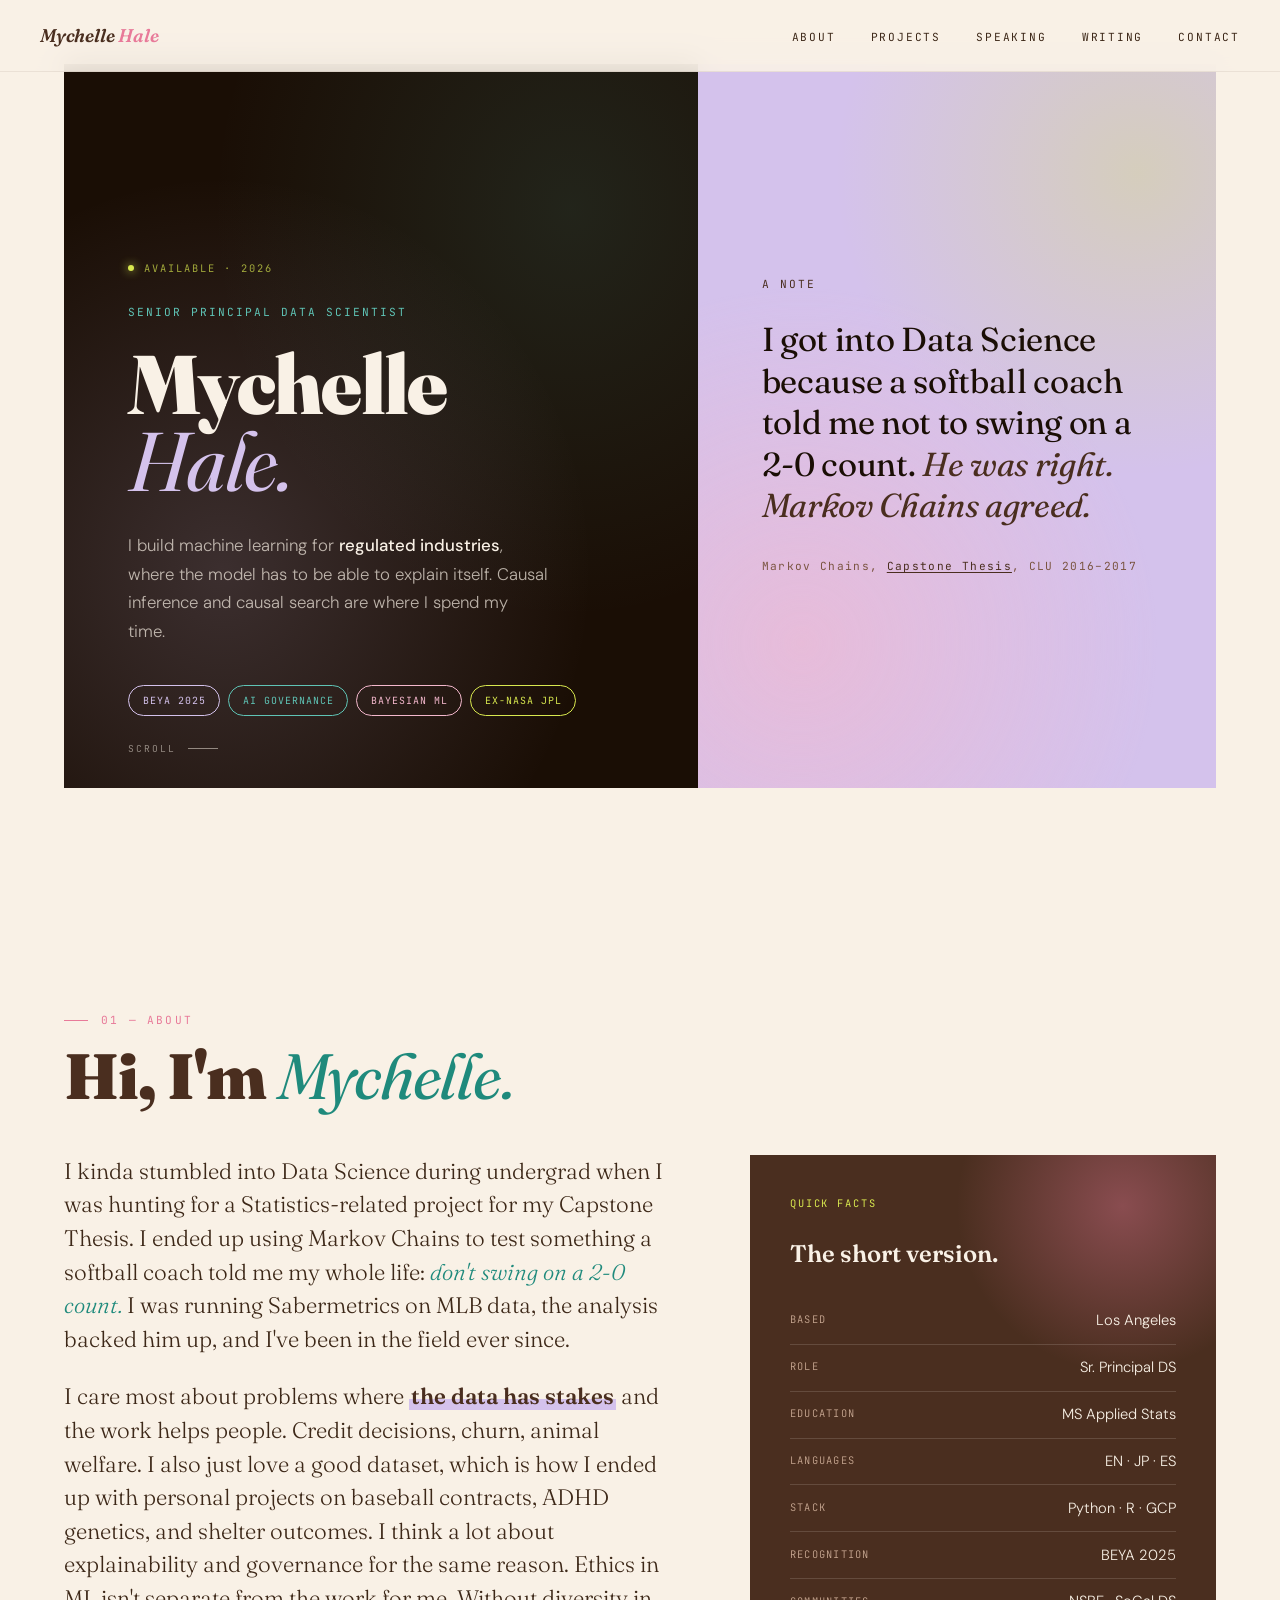
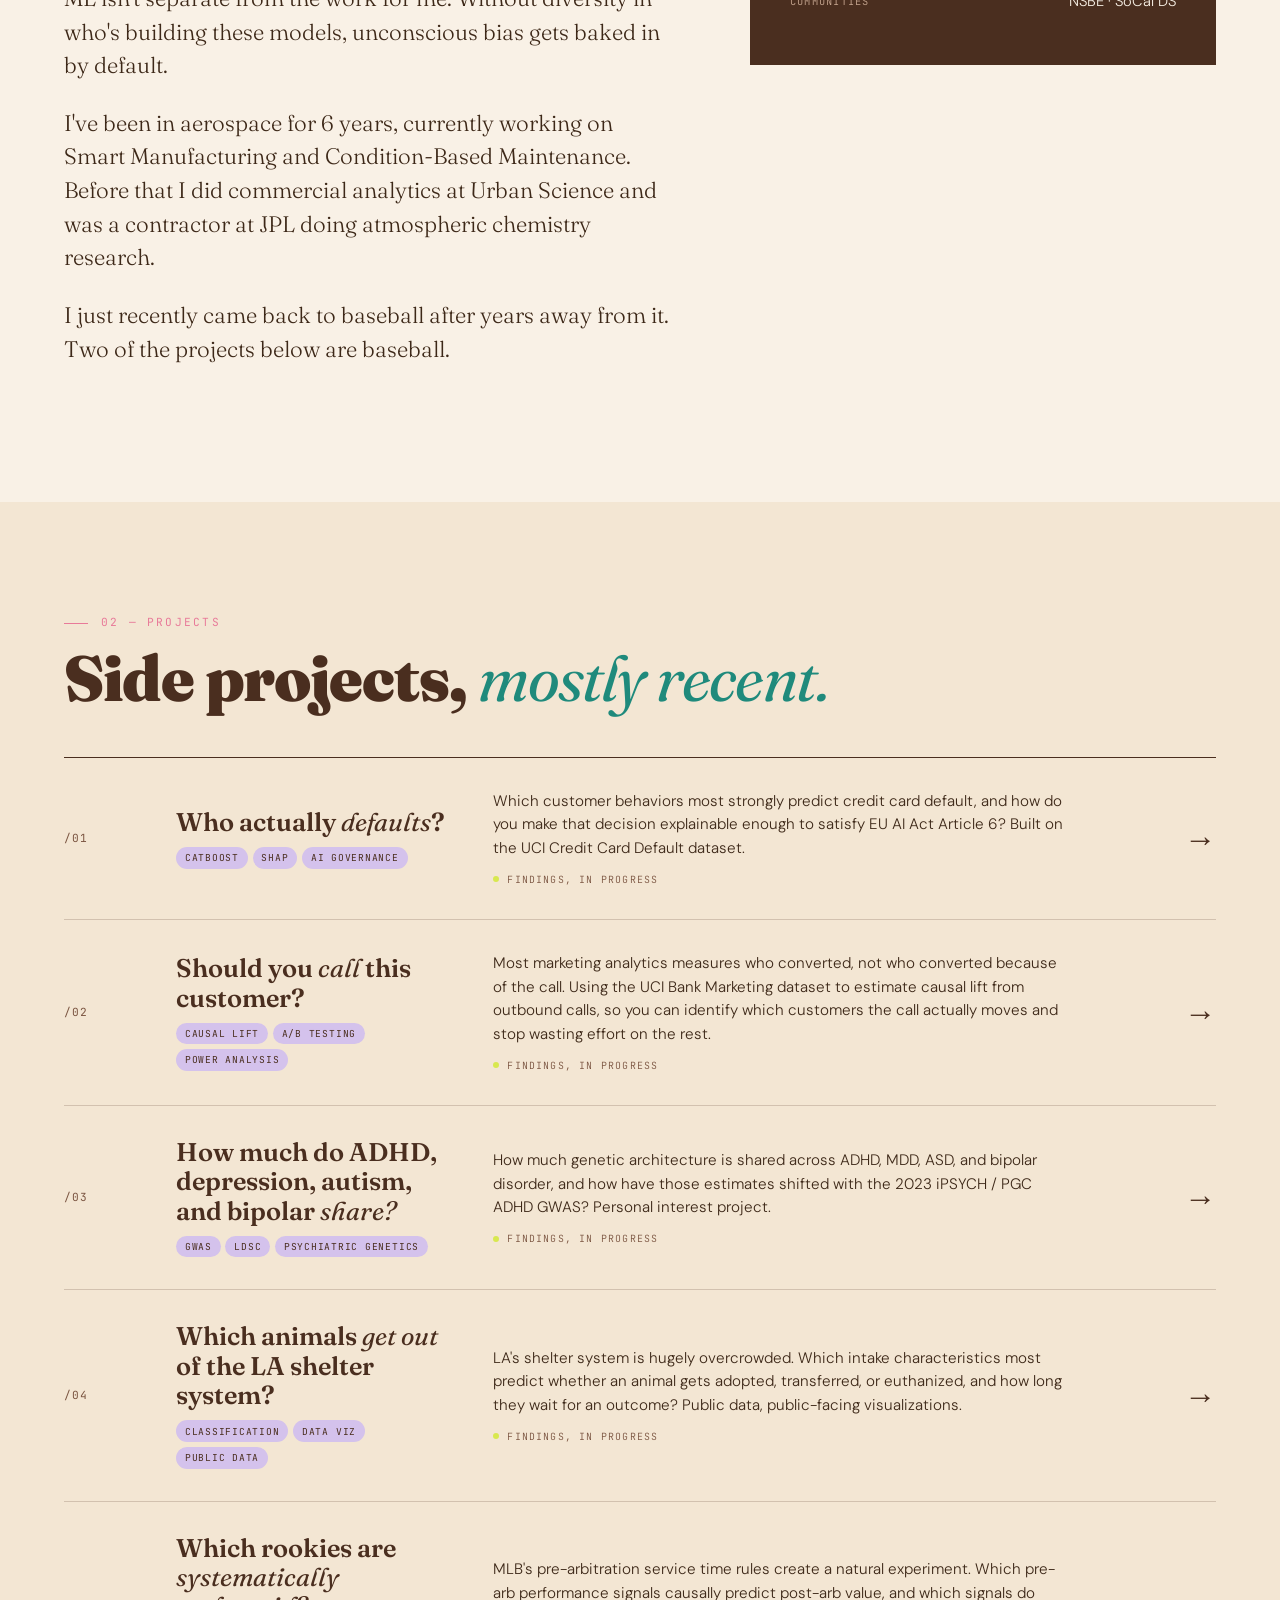
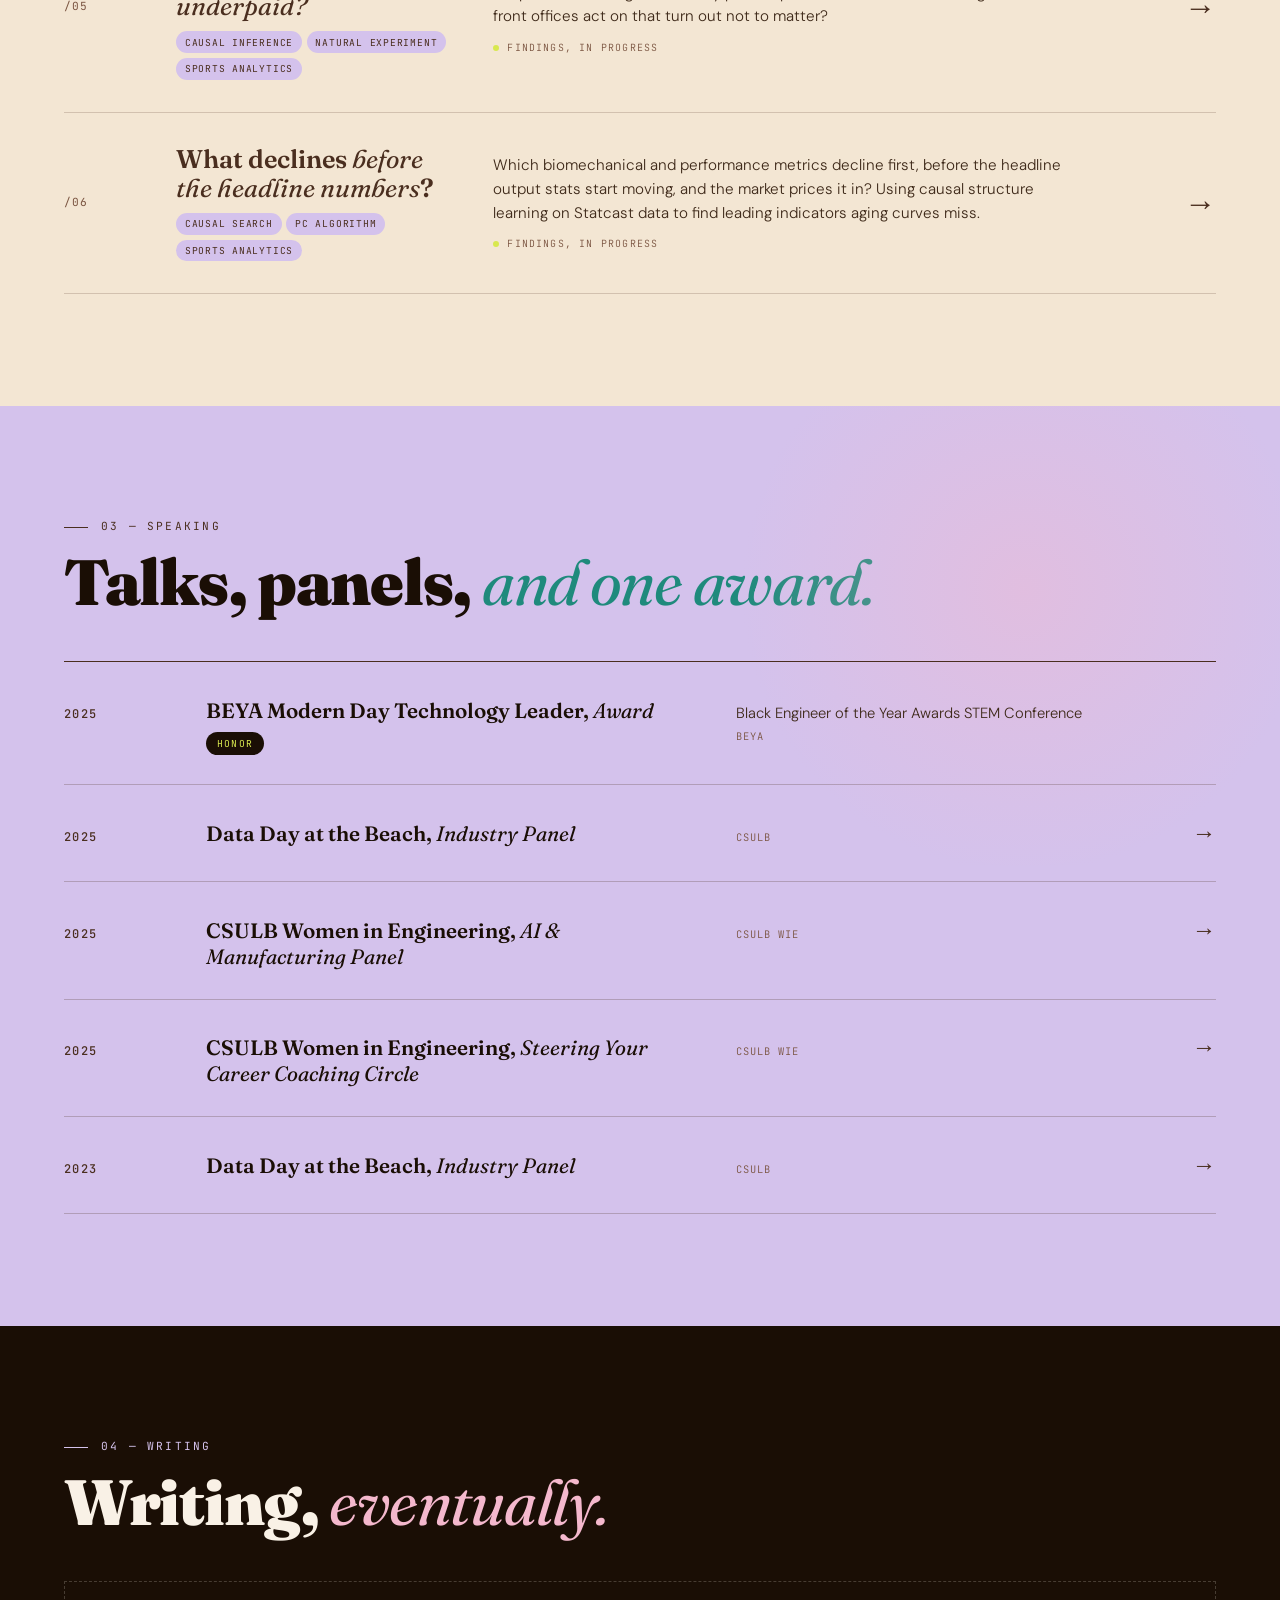
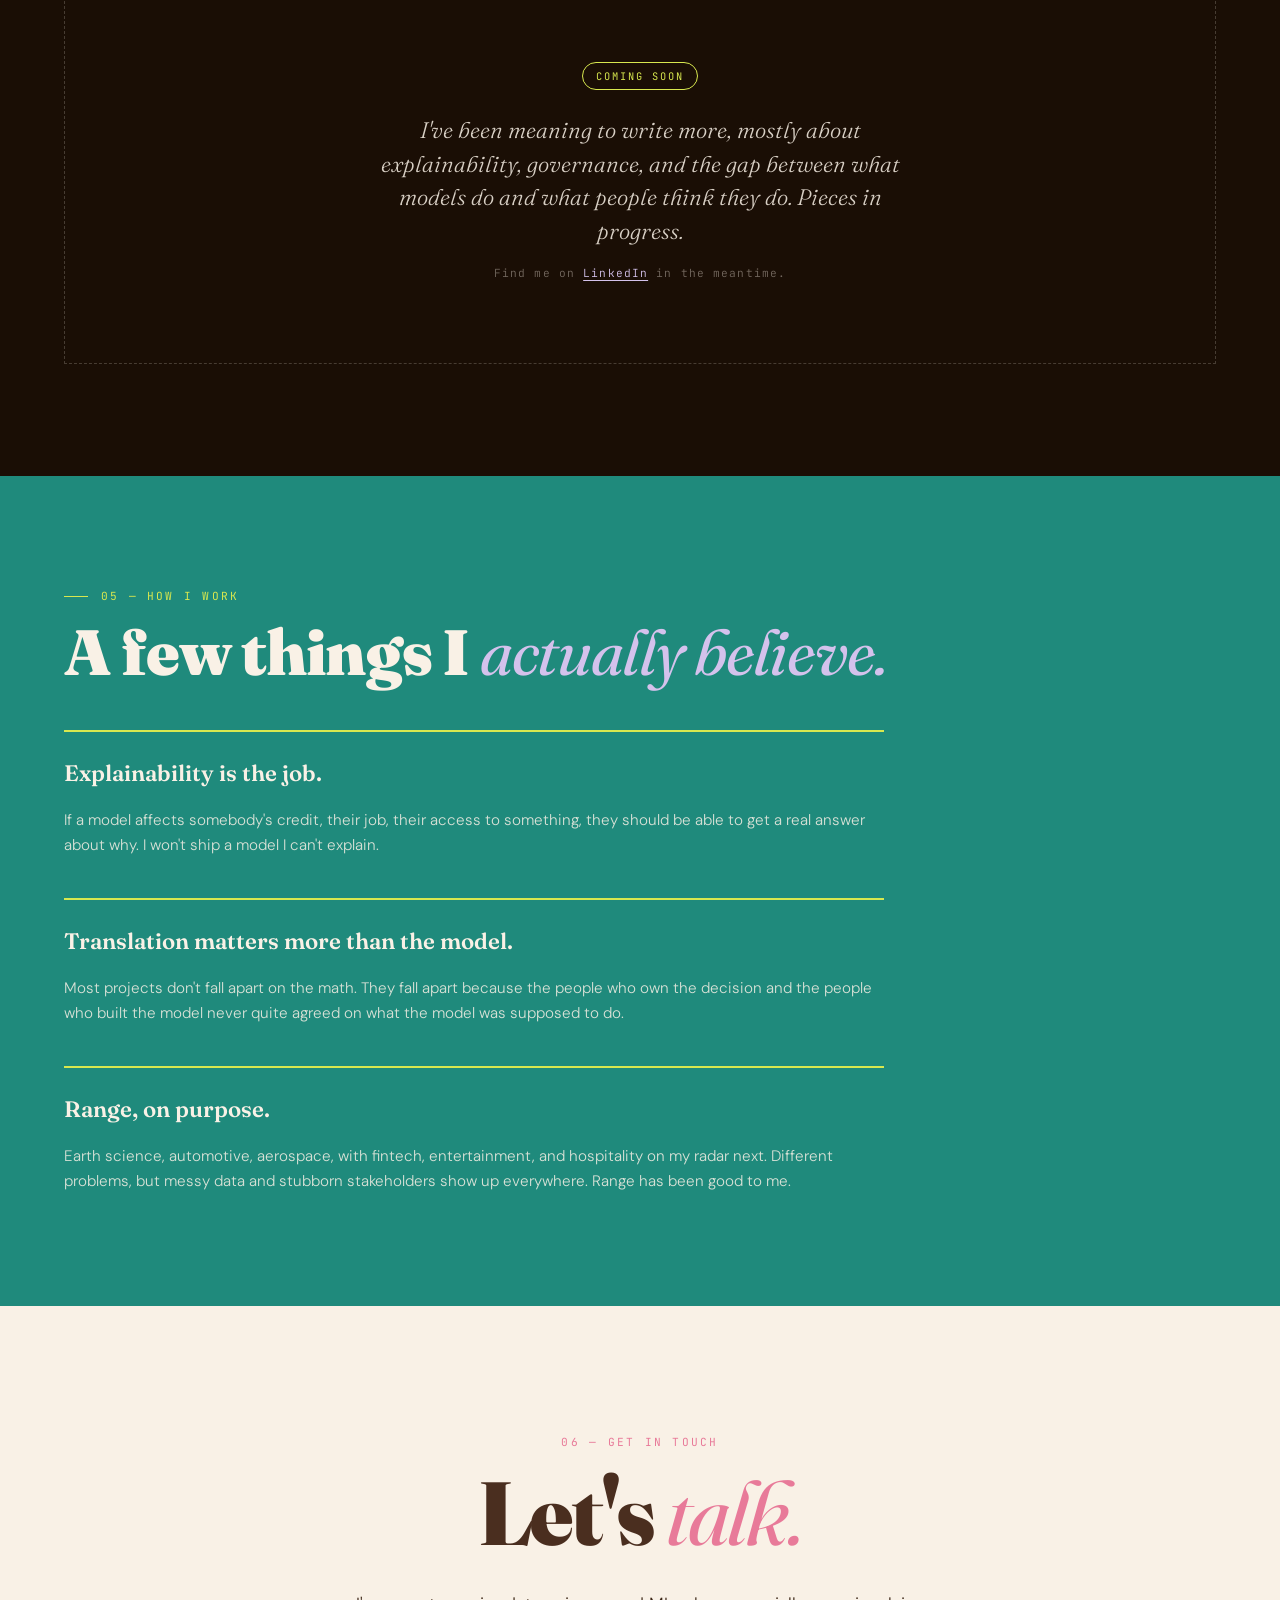
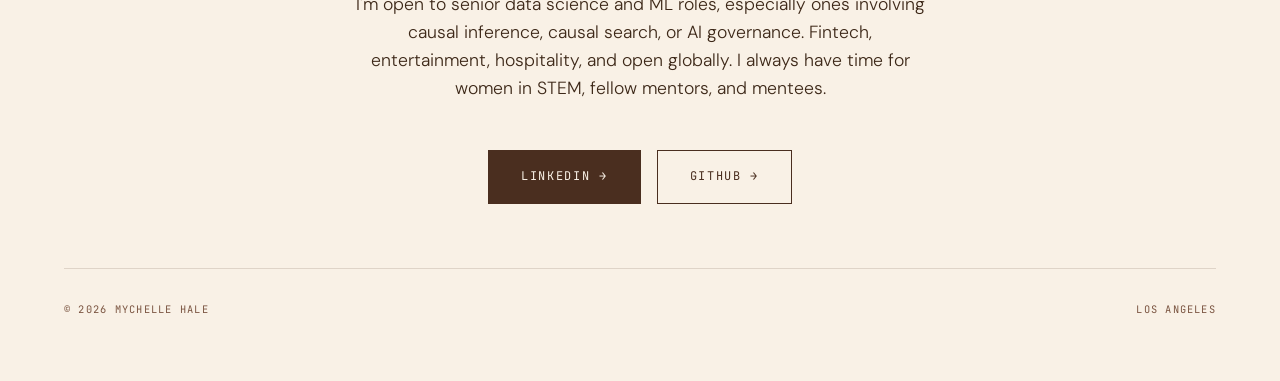
<file: index.html>
<!DOCTYPE html>
<html lang="en">
<head>
<meta charset="UTF-8" />
<meta name="viewport" content="width=device-width, initial-scale=1.0" />
<title>Mychelle Hale — Data Scientist</title>
<meta name="description" content="Mychelle Hale is a Senior Principal Data Scientist working at the intersection of production machine learning, AI governance, and human-centered explainability." />
<link rel="preconnect" href="https://fonts.googleapis.com" />
<link rel="preconnect" href="https://fonts.gstatic.com" crossorigin />
<link href="https://fonts.googleapis.com/css2?family=Fraunces:ital,opsz,wght@0,9..144,300;0,9..144,400;0,9..144,600;0,9..144,900;1,9..144,300;1,9..144,400;1,9..144,600;1,9..144,900&family=DM+Sans:ital,opsz,wght@0,9..40,300;0,9..40,400;0,9..40,500;1,9..40,300;1,9..40,400&family=JetBrains+Mono:wght@400;500&display=swap" rel="stylesheet" />
<style>
:root {
  --lilac: #d4c2ec;
  --lilac-deep: #9b7fc7;
  --pink: #f4b8cd;
  --pink-warm: #e87a99;
  --teal: #5fc4b6;
  --teal-deep: #1f8a7c;
  --chartreuse: #d8e84f;
  --brown: #4a2e1f;
  --brown-mid: #7a5440;
  --brown-light: #c8a892;
  --cream: #f9f1e6;
  --cream-warm: #f3e6d3;
  --ink: #1a0e05;
  --ink-mid: #3d2818;
}

*, *::before, *::after { box-sizing: border-box; margin: 0; padding: 0; }

html { scroll-behavior: smooth; }

body {
  font-family: 'DM Sans', sans-serif;
  background: var(--cream);
  color: var(--ink);
  overflow-x: hidden;
  font-size: 16px;
  line-height: 1.6;
}

::selection { background: var(--chartreuse); color: var(--ink); }

/* ─────────────── NAV ─────────────── */
nav {
  position: fixed;
  top: 0; left: 0; right: 0;
  z-index: 100;
  display: flex;
  justify-content: space-between;
  align-items: center;
  padding: 1.3rem 2.5rem;
  background: rgba(249,241,230,0.88);
  backdrop-filter: blur(14px);
  -webkit-backdrop-filter: blur(14px);
  border-bottom: 1px solid rgba(74,46,31,0.08);
}

.nav-logo {
  font-family: 'Fraunces', serif;
  font-size: 1.15rem;
  font-weight: 600;
  font-style: italic;
  color: var(--brown);
  text-decoration: none;
  letter-spacing: -0.01em;
}

.nav-logo span { color: var(--pink-warm); }

.nav-links {
  display: flex;
  gap: 2.2rem;
  list-style: none;
}

.nav-links a {
  font-family: 'JetBrains Mono', monospace;
  font-size: 0.7rem;
  letter-spacing: 0.16em;
  text-transform: uppercase;
  color: var(--ink-mid);
  text-decoration: none;
  transition: color 0.25s;
  position: relative;
}

.nav-links a::after {
  content: '';
  position: absolute;
  bottom: -4px; left: 0;
  width: 0; height: 1.5px;
  background: var(--teal-deep);
  transition: width 0.3s ease;
}

.nav-links a:hover { color: var(--teal-deep); }
.nav-links a:hover::after { width: 100%; }

/* ─────────────── HERO ─────────────── */
#hero {
  min-height: 100vh;
  display: grid;
  grid-template-columns: 1.1fr 0.9fr;
  position: relative;
  padding-top: 4rem;
}

.hero-left {
  background: var(--ink);
  display: flex;
  flex-direction: column;
  justify-content: flex-end;
  padding: 5rem 4rem 4.5rem;
  position: relative;
  overflow: hidden;
}

.hero-left::before {
  content: '';
  position: absolute;
  top: 0; left: 0; right: 0; bottom: 0;
  background:
    radial-gradient(ellipse at 25% 70%, rgba(212,194,236,0.18) 0%, transparent 55%),
    radial-gradient(ellipse at 80% 20%, rgba(95,196,182,0.12) 0%, transparent 50%);
  pointer-events: none;
}

.hero-marker {
  font-family: 'JetBrains Mono', monospace;
  font-size: 0.65rem;
  letter-spacing: 0.2em;
  text-transform: uppercase;
  color: rgba(216,232,79,0.7);
  display: inline-flex;
  align-items: center;
  gap: 0.6rem;
  margin-bottom: 1.75rem;
  opacity: 0;
  animation: fadeIn 0.8s 0.1s forwards;
}

.hero-marker::before {
  content: '';
  width: 6px; height: 6px;
  border-radius: 50%;
  background: var(--chartreuse);
  box-shadow: 0 0 10px var(--chartreuse);
  animation: pulse 2s infinite;
}

@keyframes pulse {
  0%, 100% { opacity: 1; }
  50% { opacity: 0.4; }
}

.hero-tag {
  font-family: 'JetBrains Mono', monospace;
  font-size: 0.7rem;
  letter-spacing: 0.18em;
  text-transform: uppercase;
  color: var(--teal);
  margin-bottom: 1.5rem;
  opacity: 0;
  animation: fadeUp 0.8s 0.3s forwards;
}

.hero-name {
  font-family: 'Fraunces', serif;
  font-size: clamp(3.2rem, 6.5vw, 6rem);
  font-weight: 900;
  line-height: 0.92;
  color: var(--cream);
  letter-spacing: -0.02em;
  opacity: 0;
  animation: fadeUp 0.9s 0.5s forwards;
}

.hero-name em {
  font-style: italic;
  font-weight: 400;
  color: var(--lilac);
}

.hero-sub {
  margin-top: 2rem;
  font-size: 1.05rem;
  font-weight: 300;
  color: rgba(249,241,230,0.7);
  line-height: 1.7;
  max-width: 420px;
  opacity: 0;
  animation: fadeUp 0.8s 0.7s forwards;
}

.hero-sub strong {
  font-weight: 500;
  color: var(--cream);
}

.hero-badges {
  display: flex;
  flex-wrap: wrap;
  gap: 0.5rem;
  margin-top: 2.5rem;
  opacity: 0;
  animation: fadeUp 0.8s 0.9s forwards;
}

.badge {
  font-family: 'JetBrains Mono', monospace;
  font-size: 0.62rem;
  letter-spacing: 0.1em;
  text-transform: uppercase;
  padding: 0.4rem 0.85rem;
  border-radius: 99px;
  border: 1px solid;
}

.badge-lilac { border-color: var(--lilac); color: var(--lilac); }
.badge-teal  { border-color: var(--teal);  color: var(--teal); }
.badge-pink  { border-color: var(--pink);  color: var(--pink); }
.badge-chart { border-color: var(--chartreuse); color: var(--chartreuse); }

/* hero right — typographic block */
.hero-right {
  background: var(--lilac);
  position: relative;
  overflow: hidden;
  display: flex;
  align-items: center;
  justify-content: center;
  padding: 4rem;
}

.hero-right::before {
  content: '';
  position: absolute;
  top: 0; left: 0; right: 0; bottom: 0;
  background:
    radial-gradient(circle at 20% 80%, rgba(244,184,205,0.6) 0%, transparent 50%),
    radial-gradient(circle at 85% 15%, rgba(216,232,79,0.3) 0%, transparent 40%);
  pointer-events: none;
}

.hero-right-content {
  position: relative;
  max-width: 460px;
  z-index: 2;
}

.hero-right-eyebrow {
  font-family: 'JetBrains Mono', monospace;
  font-size: 0.7rem;
  letter-spacing: 0.18em;
  text-transform: uppercase;
  color: var(--brown);
  margin-bottom: 1.5rem;
}

.hero-right-quote {
  font-family: 'Fraunces', serif;
  font-size: clamp(1.5rem, 2.6vw, 2.1rem);
  font-weight: 400;
  line-height: 1.25;
  color: var(--ink);
  margin-bottom: 2rem;
  letter-spacing: -0.01em;
}

.hero-right-quote em {
  font-style: italic;
  color: var(--brown);
}

.hero-right-attr {
  font-family: 'JetBrains Mono', monospace;
  font-size: 0.7rem;
  letter-spacing: 0.12em;
  color: var(--brown-mid);
}

.hero-right-attr a {
  color: var(--brown);
  text-decoration: underline;
  text-underline-offset: 2px;
  transition: color 0.25s;
}

.hero-right-attr a:hover { color: var(--pink-warm); }

/* scroll indicator */
.scroll-indicator {
  position: absolute;
  bottom: 2rem; left: 4rem;
  font-family: 'JetBrains Mono', monospace;
  font-size: 0.6rem;
  letter-spacing: 0.2em;
  text-transform: uppercase;
  color: rgba(249,241,230,0.5);
  display: flex;
  align-items: center;
  gap: 0.8rem;
}

.scroll-indicator::after {
  content: '';
  width: 30px; height: 1px;
  background: rgba(249,241,230,0.5);
  animation: scrollLine 2s ease-in-out infinite;
}

@keyframes scrollLine {
  0%, 100% { transform: scaleX(1); }
  50% { transform: scaleX(0.4); }
}

/* ─────────────── MARQUEE ─────────────── */
.marquee {
  background: var(--chartreuse);
  border-top: 1px solid var(--ink);
  border-bottom: 1px solid var(--ink);
  overflow: hidden;
  padding: 0.9rem 0;
}

.marquee-inner {
  display: flex;
  gap: 3rem;
  white-space: nowrap;
  animation: marquee 40s linear infinite;
  font-family: 'Fraunces', serif;
  font-style: italic;
  font-size: 1.4rem;
  color: var(--ink);
}

.marquee-inner span {
  display: flex;
  align-items: center;
  gap: 3rem;
}

.marquee-inner span::after {
  content: '✦';
  color: var(--pink-warm);
  font-style: normal;
}

@keyframes marquee {
  from { transform: translateX(0); }
  to { transform: translateX(-50%); }
}

/* ─────────────── SECTIONS ─────────────── */
section {
  padding: 7rem 4rem;
  position: relative;
}

.section-label {
  font-family: 'JetBrains Mono', monospace;
  font-size: 0.7rem;
  letter-spacing: 0.2em;
  text-transform: uppercase;
  color: var(--pink-warm);
  margin-bottom: 1rem;
  display: flex;
  align-items: center;
  gap: 0.8rem;
}

.section-label::before {
  content: '';
  width: 24px; height: 1px;
  background: var(--pink-warm);
}

.section-title {
  font-family: 'Fraunces', serif;
  font-size: clamp(2.5rem, 5vw, 4rem);
  font-weight: 900;
  line-height: 0.95;
  letter-spacing: -0.02em;
  color: var(--brown);
  margin-bottom: 3rem;
  max-width: 900px;
}

.section-title em {
  font-style: italic;
  font-weight: 400;
  color: var(--teal-deep);
}

/* ─────────────── ABOUT ─────────────── */
#about {
  background: var(--cream);
  position: relative;
}

.about-grid {
  display: grid;
  grid-template-columns: 1.3fr 1fr;
  gap: 5rem;
  align-items: start;
}

.about-prose {
  font-family: 'Fraunces', serif;
  font-size: 1.4rem;
  font-weight: 300;
  line-height: 1.5;
  color: var(--ink-mid);
}

.about-prose p { margin-bottom: 1.5rem; }

.about-prose strong {
  font-weight: 600;
  color: var(--brown);
  background: linear-gradient(transparent 60%, var(--lilac) 60%);
  padding: 0 0.1em;
}

.about-prose em {
  font-style: italic;
  color: var(--teal-deep);
}

.about-card {
  background: var(--brown);
  color: var(--cream);
  padding: 2.5rem;
  position: relative;
  overflow: hidden;
}

.about-card::before {
  content: '';
  position: absolute;
  top: -30%; right: -20%;
  width: 80%; height: 80%;
  background: radial-gradient(circle, var(--pink-warm) 0%, transparent 60%);
  opacity: 0.4;
  pointer-events: none;
}

.about-card-label {
  font-family: 'JetBrains Mono', monospace;
  font-size: 0.65rem;
  letter-spacing: 0.18em;
  text-transform: uppercase;
  color: var(--chartreuse);
  margin-bottom: 1.5rem;
}

.about-card h3 {
  font-family: 'Fraunces', serif;
  font-size: 1.5rem;
  font-weight: 600;
  margin-bottom: 1.5rem;
  position: relative;
}

.fact-list {
  list-style: none;
  position: relative;
}

.fact-list li {
  padding: 0.7rem 0;
  border-bottom: 1px solid rgba(249,241,230,0.15);
  display: flex;
  justify-content: space-between;
  font-size: 0.92rem;
  font-weight: 300;
}

.fact-list li:last-child { border-bottom: none; }

.fact-list li span:first-child {
  font-family: 'JetBrains Mono', monospace;
  font-size: 0.65rem;
  letter-spacing: 0.12em;
  text-transform: uppercase;
  color: var(--brown-light);
  flex-shrink: 0;
  margin-right: 1.5rem;
  padding-top: 0.15rem;
}

.fact-list li span:last-child {
  text-align: right;
  color: var(--cream);
}

/* ─────────────── WORK ─────────────── */
#work {
  background: var(--ink);
  color: var(--cream);
}

#work .section-label { color: var(--chartreuse); }
#work .section-label::before { background: var(--chartreuse); }
#work .section-title { color: var(--cream); }
#work .section-title em { color: var(--lilac); }

.work-grid {
  display: grid;
  grid-template-columns: 1fr 1fr;
  gap: 1px;
  background: rgba(249,241,230,0.1);
  border: 1px solid rgba(249,241,230,0.1);
}

.work-item {
  background: var(--ink);
  padding: 2.5rem;
  transition: background 0.3s;
  position: relative;
}

.work-item:hover {
  background: #251609;
}

.work-num {
  font-family: 'JetBrains Mono', monospace;
  font-size: 0.65rem;
  letter-spacing: 0.18em;
  color: var(--teal);
  margin-bottom: 1rem;
}

.work-title {
  font-family: 'Fraunces', serif;
  font-size: 1.7rem;
  font-weight: 600;
  margin-bottom: 0.4rem;
  line-height: 1.2;
}

.work-org {
  font-family: 'JetBrains Mono', monospace;
  font-size: 0.7rem;
  letter-spacing: 0.1em;
  text-transform: uppercase;
  color: var(--pink);
  margin-bottom: 1.2rem;
}

.work-desc {
  font-size: 0.95rem;
  font-weight: 300;
  color: rgba(249,241,230,0.7);
  line-height: 1.6;
}

/* ─────────────── PROJECTS ─────────────── */
#projects {
  background: var(--cream-warm);
}

.projects-list {
  display: flex;
  flex-direction: column;
  gap: 0;
  border-top: 1px solid var(--brown);
}

.project-row {
  display: grid;
  grid-template-columns: 80px 1fr 2fr 120px;
  gap: 2rem;
  padding: 2rem 0;
  border-bottom: 1px solid rgba(74,46,31,0.2);
  align-items: center;
  transition: padding 0.3s, background 0.3s;
  cursor: pointer;
  text-decoration: none;
  color: inherit;
  position: relative;
}

.project-row:hover {
  padding-left: 1rem;
  padding-right: 1rem;
  background: var(--cream);
}

.project-row:hover .proj-arrow {
  transform: translateX(8px);
  color: var(--pink-warm);
}

.proj-num {
  font-family: 'JetBrains Mono', monospace;
  font-size: 0.7rem;
  letter-spacing: 0.1em;
  color: var(--brown-mid);
}

.proj-title {
  font-family: 'Fraunces', serif;
  font-size: 1.6rem;
  font-weight: 600;
  color: var(--brown);
  line-height: 1.15;
}

.proj-title em {
  font-style: italic;
  font-weight: 400;
}

.proj-desc {
  font-size: 0.95rem;
  font-weight: 300;
  color: var(--ink-mid);
  line-height: 1.55;
}

.proj-tags {
  display: flex;
  flex-wrap: wrap;
  gap: 0.3rem;
  margin-top: 0.6rem;
}

.proj-tag {
  font-family: 'JetBrains Mono', monospace;
  font-size: 0.6rem;
  letter-spacing: 0.08em;
  text-transform: uppercase;
  padding: 0.2rem 0.55rem;
  border-radius: 99px;
  background: var(--lilac);
  color: var(--brown);
}

.proj-finding {
  margin-top: 0.7rem;
  font-family: 'JetBrains Mono', monospace;
  font-size: 0.62rem;
  letter-spacing: 0.12em;
  text-transform: uppercase;
  color: var(--brown-mid);
  display: flex;
  align-items: center;
  gap: 0.5rem;
}

.proj-finding::before {
  content: '';
  width: 6px; height: 6px;
  border-radius: 50%;
  background: var(--chartreuse);
  flex-shrink: 0;
}

.proj-finding.done::before {
  background: var(--teal-deep);
}

.proj-arrow {
  font-family: 'Fraunces', serif;
  font-size: 2rem;
  font-weight: 300;
  color: var(--brown);
  text-align: right;
  transition: transform 0.3s, color 0.3s;
}

/* ─────────────── BEYOND ─────────────── */
#beyond {
  background: var(--pink);
  position: relative;
  overflow: hidden;
}

#beyond::before {
  content: '';
  position: absolute;
  top: 0; left: 0; right: 0; bottom: 0;
  background:
    radial-gradient(circle at 90% 10%, var(--lilac) 0%, transparent 40%),
    radial-gradient(circle at 5% 95%, var(--chartreuse) 0%, transparent 30%);
  opacity: 0.6;
  pointer-events: none;
}

#beyond .section-label { color: var(--brown); }
#beyond .section-label::before { background: var(--brown); }
#beyond .section-title {
  color: var(--ink);
  position: relative;
}

#beyond .section-title em { color: var(--cream); font-family: 'Fraunces', serif; }

.beyond-grid {
  display: grid;
  grid-template-columns: repeat(3, 1fr);
  gap: 1.5rem;
  position: relative;
}

.beyond-card {
  background: var(--cream);
  padding: 2rem;
  border-radius: 4px;
  position: relative;
  transition: transform 0.3s;
}

.beyond-card:nth-child(1) { transform: rotate(-1deg); }
.beyond-card:nth-child(2) { transform: rotate(0.5deg); margin-top: 1.5rem; }
.beyond-card:nth-child(3) { transform: rotate(-0.5deg); }
.beyond-card:nth-child(4) { transform: rotate(1deg); margin-top: 1rem; }
.beyond-card:nth-child(5) { transform: rotate(-1.5deg); }
.beyond-card:nth-child(6) { transform: rotate(0.8deg); margin-top: 1.2rem; }

.beyond-card:hover {
  transform: rotate(0deg) scale(1.02);
  z-index: 2;
}

.beyond-icon {
  font-family: 'Fraunces', serif;
  font-size: 2rem;
  font-style: italic;
  color: var(--pink-warm);
  margin-bottom: 0.8rem;
  display: inline-block;
}

.beyond-card h3 {
  font-family: 'Fraunces', serif;
  font-size: 1.25rem;
  font-weight: 600;
  color: var(--brown);
  margin-bottom: 0.6rem;
  line-height: 1.2;
}

.beyond-card p {
  font-size: 0.9rem;
  font-weight: 300;
  color: var(--ink-mid);
  line-height: 1.55;
}

.beyond-card .accent {
  color: var(--teal-deep);
  font-style: italic;
  font-family: 'Fraunces', serif;
}

/* ─────────────── SPEAKING ─────────────── */
#speaking {
  background: var(--lilac);
  position: relative;
  overflow: hidden;
}

#speaking::before {
  content: '';
  position: absolute;
  top: -10%; right: -10%;
  width: 60%; height: 60%;
  background: radial-gradient(circle, var(--pink) 0%, transparent 60%);
  opacity: 0.4;
  pointer-events: none;
}

#speaking .section-label { color: var(--brown); }
#speaking .section-label::before { background: var(--brown); }
#speaking .section-title { color: var(--ink); }
#speaking .section-title em { color: var(--teal-deep); }

.speaking-list {
  position: relative;
  display: flex;
  flex-direction: column;
  gap: 0;
  border-top: 1.5px solid var(--brown);
}

.speaking-row {
  display: grid;
  grid-template-columns: 110px 2fr 1.4fr 100px;
  gap: 2rem;
  padding: 1.8rem 0;
  border-bottom: 1px solid rgba(74,46,31,0.25);
  align-items: baseline;
  text-decoration: none;
  color: inherit;
  transition: padding 0.3s, background 0.3s;
}

.speaking-row[href]:hover {
  padding-left: 1rem;
  padding-right: 1rem;
  background: rgba(253,248,242,0.4);
}

.speaking-row[href]:hover .speak-arrow {
  transform: translateX(8px);
  color: var(--pink-warm);
}

.speak-year {
  font-family: 'JetBrains Mono', monospace;
  font-size: 0.75rem;
  letter-spacing: 0.12em;
  color: var(--brown);
  font-weight: 500;
}

.speak-title {
  font-family: 'Fraunces', serif;
  font-size: 1.3rem;
  font-weight: 600;
  color: var(--ink);
  line-height: 1.25;
}

.speak-title em {
  font-style: italic;
  font-weight: 400;
}

.speak-venue {
  font-size: 0.92rem;
  font-weight: 300;
  color: var(--ink-mid);
  line-height: 1.5;
}

.speak-venue .speak-org {
  display: block;
  font-family: 'JetBrains Mono', monospace;
  font-size: 0.65rem;
  letter-spacing: 0.1em;
  text-transform: uppercase;
  color: var(--brown-mid);
  margin-top: 0.3rem;
}

.speak-arrow {
  font-family: 'Fraunces', serif;
  font-size: 1.5rem;
  font-weight: 300;
  color: var(--brown);
  text-align: right;
  transition: transform 0.3s, color 0.3s;
}

.speak-arrow.none {
  visibility: hidden;
}

.speak-honor {
  display: inline-block;
  font-family: 'JetBrains Mono', monospace;
  font-size: 0.6rem;
  letter-spacing: 0.12em;
  text-transform: uppercase;
  background: var(--ink);
  color: var(--chartreuse);
  padding: 0.25rem 0.7rem;
  border-radius: 99px;
  margin-top: 0.5rem;
}

@media (max-width: 1024px) {
  .speaking-row {
    grid-template-columns: 70px 1fr 50px;
    gap: 1rem;
  }
  .speak-venue { display: none; }
}

/* ─────────────── WRITING ─────────────── */
#writing {
  background: var(--ink);
  color: var(--cream);
}

#writing .section-label { color: var(--lilac); }
#writing .section-label::before { background: var(--lilac); }
#writing .section-title { color: var(--cream); }
#writing .section-title em { color: var(--pink); }

.writing-empty {
  border: 1px dashed rgba(249,241,230,0.2);
  padding: 5rem 3rem;
  text-align: center;
}

.writing-soon-tag {
  font-family: 'JetBrains Mono', monospace;
  font-size: 0.65rem;
  letter-spacing: 0.2em;
  text-transform: uppercase;
  color: var(--chartreuse);
  display: inline-block;
  margin-bottom: 1.5rem;
  border: 1px solid var(--chartreuse);
  padding: 0.3rem 0.8rem;
  border-radius: 99px;
}

.writing-soon-text {
  font-family: 'Fraunces', serif;
  font-size: 1.4rem;
  font-weight: 300;
  font-style: italic;
  color: rgba(249,241,230,0.85);
  max-width: 560px;
  margin: 0 auto 1rem;
  line-height: 1.5;
}

.writing-soon-sub {
  font-size: 0.9rem;
  font-weight: 300;
  color: rgba(249,241,230,0.4);
  font-family: 'JetBrains Mono', monospace;
  font-size: 0.7rem;
  letter-spacing: 0.1em;
}

.writing-soon-sub a {
  color: var(--lilac);
  text-decoration: underline;
  text-underline-offset: 3px;
  transition: color 0.25s;
}

.writing-soon-sub a:hover { color: var(--pink); }

/* ─────────────── VALUES ─────────────── */
#values {
  background: var(--teal-deep);
  color: var(--cream);
}

#values .section-label { color: var(--chartreuse); }
#values .section-label::before { background: var(--chartreuse); }
#values .section-title { color: var(--cream); }
#values .section-title em { color: var(--lilac); }

.values-grid {
  display: grid;
  grid-template-columns: 1fr;
  gap: 2.5rem;
  max-width: 820px;
}

.value-block h3 {
  font-family: 'Fraunces', serif;
  font-size: 1.4rem;
  font-weight: 600;
  margin-bottom: 1rem;
  padding-top: 1.5rem;
  border-top: 2px solid var(--chartreuse);
}

.value-block p {
  font-size: 0.95rem;
  font-weight: 300;
  line-height: 1.65;
  color: rgba(249,241,230,0.85);
}

/* ─────────────── CONTACT ─────────────── */
#contact {
  background: var(--cream);
  text-align: center;
  padding: 8rem 4rem 4rem;
}

#contact .section-label {
  justify-content: center;
}

#contact .section-label::before { display: none; }

.contact-headline {
  font-family: 'Fraunces', serif;
  font-size: clamp(3rem, 7vw, 6rem);
  font-weight: 900;
  line-height: 1.0;
  letter-spacing: -0.025em;
  color: var(--brown);
  margin-bottom: 2rem;
}

.contact-headline em {
  font-style: italic;
  font-weight: 400;
  color: var(--pink-warm);
}

.contact-sub {
  font-size: 1.1rem;
  font-weight: 300;
  color: var(--ink-mid);
  max-width: 580px;
  margin: 0 auto 3rem;
  line-height: 1.6;
}

.contact-links {
  display: flex;
  justify-content: center;
  gap: 1rem;
  flex-wrap: wrap;
  margin-bottom: 4rem;
}

.contact-link {
  font-family: 'JetBrains Mono', monospace;
  font-size: 0.75rem;
  letter-spacing: 0.14em;
  text-transform: uppercase;
  padding: 1rem 2rem;
  border: 1.5px solid var(--brown);
  color: var(--brown);
  text-decoration: none;
  transition: all 0.3s;
  display: inline-flex;
  align-items: center;
  gap: 0.5rem;
}

.contact-link:hover {
  background: var(--brown);
  color: var(--cream);
  transform: translateY(-2px);
}

.contact-link.primary {
  background: var(--brown);
  color: var(--cream);
}

.contact-link.primary:hover {
  background: var(--ink);
  border-color: var(--ink);
}

footer {
  border-top: 1px solid rgba(74,46,31,0.15);
  padding-top: 2rem;
  display: flex;
  justify-content: space-between;
  align-items: center;
  font-family: 'JetBrains Mono', monospace;
  font-size: 0.65rem;
  letter-spacing: 0.12em;
  text-transform: uppercase;
  color: var(--brown-mid);
  max-width: 1200px;
  margin: 0 auto;
}

/* ─────────────── ANIMATIONS ─────────────── */
@keyframes fadeUp {
  from { opacity: 0; transform: translateY(20px); }
  to { opacity: 1; transform: translateY(0); }
}

@keyframes fadeIn {
  from { opacity: 0; }
  to { opacity: 1; }
}

.reveal {
  opacity: 0;
  transform: translateY(30px);
  transition: opacity 0.8s ease, transform 0.8s ease;
}

.reveal.in {
  opacity: 1;
  transform: translateY(0);
}

/* ─────────────── RESPONSIVE ─────────────── */
@media (max-width: 1024px) {
  nav { padding: 1rem 1.5rem; }
  .nav-links { gap: 1.4rem; }
  section { padding: 5rem 2rem; }
  #hero { grid-template-columns: 1fr; min-height: auto; }
  .hero-left { padding: 5rem 2rem 3rem; }
  .hero-right { min-height: 400px; }
  .scroll-indicator { display: none; }
  .about-grid { grid-template-columns: 1fr; gap: 3rem; }
  .work-grid { grid-template-columns: 1fr; }
  .project-row { grid-template-columns: 50px 1fr 50px; gap: 1rem; }
  .project-row .proj-desc { display: none; }
  .beyond-grid { grid-template-columns: 1fr 1fr; gap: 1rem; }
  #contact { padding: 5rem 2rem 3rem; }
}

@media (max-width: 640px) {
  .nav-links { gap: 0.9rem; }
  .nav-links a { font-size: 0.62rem; letter-spacing: 0.1em; }
  .nav-logo { font-size: 1rem; }
  .beyond-grid { grid-template-columns: 1fr; }
  .contact-links { flex-direction: column; align-items: stretch; }
  .marquee-inner { font-size: 1.1rem; gap: 2rem; }
  .marquee-inner span { gap: 2rem; }
  .about-prose { font-size: 1.15rem; }
}
</style>
</head>
<body>

<nav>
  <a href="#" class="nav-logo">Mychelle <span>Hale</span></a>
  <ul class="nav-links">
    <li><a href="#about">About</a></li>
    <li><a href="#projects">Projects</a></li>
    <li><a href="#speaking">Speaking</a></li>
    <li><a href="#writing">Writing</a></li>
    <li><a href="#contact">Contact</a></li>
  </ul>
</nav>

<!-- ─── HERO ─── -->
<section id="hero">
  <div class="hero-left">
    <div class="hero-marker">Available · 2026</div>
    <p class="hero-tag">Senior Principal Data Scientist</p>
    <h1 class="hero-name">Mychelle<br/><em>Hale.</em></h1>
    <p class="hero-sub">
      I build machine learning for <strong>regulated industries</strong>, where the model has to be able to explain itself. Causal inference and causal search are where I spend my time.
    </p>
    <div class="hero-badges">
      <span class="badge badge-lilac">BEYA 2025</span>
      <span class="badge badge-teal">AI Governance</span>
      <span class="badge badge-pink">Bayesian ML</span>
      <span class="badge badge-chart">Ex-NASA JPL</span>
    </div>
    <div class="scroll-indicator">Scroll</div>
  </div>

  <div class="hero-right">
    <div class="hero-right-content">
      <p class="hero-right-eyebrow">A note</p>
      <p class="hero-right-quote">
        I got into Data Science because a softball coach told me not to swing on a 2-0 count. <em>He was right. Markov Chains agreed.</em>
      </p>
      <p class="hero-right-attr">Markov Chains, <a href="https://github.com/mychellehale/Capstone-Thesis/" target="_blank" rel="noopener">Capstone Thesis</a>, CLU 2016–2017</p>
    </div>
  </div>
</section>

<!-- ─── ABOUT ─── -->
<section id="about">
  <div class="section-label">01 — About</div>
  <h2 class="section-title">Hi, I'm <em>Mychelle.</em></h2>

  <div class="about-grid">
    <div class="about-prose reveal">
      <p>
        I kinda stumbled into Data Science during undergrad when I was hunting for a Statistics-related project for my Capstone Thesis. I ended up using Markov Chains to test something a softball coach told me my whole life: <em>don't swing on a 2-0 count.</em> I was running Sabermetrics on MLB data, the analysis backed him up, and I've been in the field ever since.
      </p>
      <p>
        I care most about problems where <strong>the data has stakes</strong> and the work helps people. Credit decisions, churn, animal welfare. I also just love a good dataset, which is how I ended up with personal projects on baseball contracts, ADHD genetics, and shelter outcomes. I think a lot about explainability and governance for the same reason. Ethics in ML isn't separate from the work for me. Without diversity in who's building these models, unconscious bias gets baked in by default.
      </p>
      <p>
        I've been in aerospace for 6 years, currently working on Smart Manufacturing and Condition-Based Maintenance. Before that I did commercial analytics at Urban Science and was a contractor at JPL doing atmospheric chemistry research.
      </p>
      <p>
        I just recently came back to baseball after years away from it. Two of the projects below are baseball.
      </p>
    </div>

    <div class="about-card reveal">
      <div class="about-card-label">Quick Facts</div>
      <h3>The short version.</h3>
      <ul class="fact-list">
        <li><span>Based</span><span>Los Angeles</span></li>
        <li><span>Role</span><span>Sr. Principal DS</span></li>
        <li><span>Education</span><span>MS Applied Stats</span></li>
        <li><span>Languages</span><span>EN · JP · ES</span></li>
        <li><span>Stack</span><span>Python · R · GCP</span></li>
        <li><span>Recognition</span><span>BEYA 2025</span></li>
        <li><span>Communities</span><span>NSBE · SoCal DS</span></li>
      </ul>
    </div>
  </div>
</section>

<!-- ─── PROJECTS ─── -->
<section id="projects">
  <div class="section-label">02 — Projects</div>
  <h2 class="section-title">Side projects, <em>mostly recent.</em></h2>

  <div class="projects-list">

    <a href="https://github.com/mychellehale/creditlens" target="_blank" rel="noopener" class="project-row reveal">
      <div class="proj-num">/01</div>
      <div>
        <div class="proj-title">Who actually <em>defaults</em>?</div>
        <div class="proj-tags">
          <span class="proj-tag">CatBoost</span>
          <span class="proj-tag">SHAP</span>
          <span class="proj-tag">AI Governance</span>
        </div>
      </div>
      <div class="proj-desc">
        Which customer behaviors most strongly predict credit card default, and how do you make that decision explainable enough to satisfy EU AI Act Article 6? Built on the UCI Credit Card Default dataset.
        <div class="proj-finding">Findings, in progress</div>
      </div>
      <div class="proj-arrow">→</div>
    </a>

    <a href="https://github.com/mychellehale" target="_blank" rel="noopener" class="project-row reveal">
      <div class="proj-num">/02</div>
      <div>
        <div class="proj-title">Should you <em>call</em> this customer?</div>
        <div class="proj-tags">
          <span class="proj-tag">Causal Lift</span>
          <span class="proj-tag">A/B Testing</span>
          <span class="proj-tag">Power Analysis</span>
        </div>
      </div>
      <div class="proj-desc">
        Most marketing analytics measures who converted, not who converted because of the call. Using the UCI Bank Marketing dataset to estimate causal lift from outbound calls, so you can identify which customers the call actually moves and stop wasting effort on the rest.
        <div class="proj-finding">Findings, in progress</div>
      </div>
      <div class="proj-arrow">→</div>
    </a>

    <a href="#" class="project-row reveal">
      <div class="proj-num">/03</div>
      <div>
        <div class="proj-title">How much do ADHD, depression, autism, and bipolar <em>share?</em></div>
        <div class="proj-tags">
          <span class="proj-tag">GWAS</span>
          <span class="proj-tag">LDSC</span>
          <span class="proj-tag">Psychiatric Genetics</span>
        </div>
      </div>
      <div class="proj-desc">
        How much genetic architecture is shared across ADHD, MDD, ASD, and bipolar disorder, and how have those estimates shifted with the 2023 iPSYCH / PGC ADHD GWAS? Personal interest project.
        <div class="proj-finding">Findings, in progress</div>
      </div>
      <div class="proj-arrow">→</div>
    </a>

    <a href="#" class="project-row reveal">
      <div class="proj-num">/04</div>
      <div>
        <div class="proj-title">Which animals <em>get out</em> of the LA shelter system?</div>
        <div class="proj-tags">
          <span class="proj-tag">Classification</span>
          <span class="proj-tag">Data Viz</span>
          <span class="proj-tag">Public Data</span>
        </div>
      </div>
      <div class="proj-desc">
        LA's shelter system is hugely overcrowded. Which intake characteristics most predict whether an animal gets adopted, transferred, or euthanized, and how long they wait for an outcome? Public data, public-facing visualizations.
        <div class="proj-finding">Findings, in progress</div>
      </div>
      <div class="proj-arrow">→</div>
    </a>

    <a href="#" class="project-row reveal">
      <div class="proj-num">/05</div>
      <div>
        <div class="proj-title">Which rookies are <em>systematically underpaid?</em></div>
        <div class="proj-tags">
          <span class="proj-tag">Causal Inference</span>
          <span class="proj-tag">Natural Experiment</span>
          <span class="proj-tag">Sports Analytics</span>
        </div>
      </div>
      <div class="proj-desc">
        MLB's pre-arbitration service time rules create a natural experiment. Which pre-arb performance signals causally predict post-arb value, and which signals do front offices act on that turn out not to matter?
        <div class="proj-finding">Findings, in progress</div>
      </div>
      <div class="proj-arrow">→</div>
    </a>

    <a href="#" class="project-row reveal">
      <div class="proj-num">/06</div>
      <div>
        <div class="proj-title">What declines <em>before the headline numbers</em>?</div>
        <div class="proj-tags">
          <span class="proj-tag">Causal Search</span>
          <span class="proj-tag">PC Algorithm</span>
          <span class="proj-tag">Sports Analytics</span>
        </div>
      </div>
      <div class="proj-desc">
        Which biomechanical and performance metrics decline first, before the headline output stats start moving, and the market prices it in? Using causal structure learning on Statcast data to find leading indicators aging curves miss.
        <div class="proj-finding">Findings, in progress</div>
      </div>
      <div class="proj-arrow">→</div>
    </a>

  </div>
</section>

<!-- ─── SPEAKING ─── -->
<section id="speaking">
  <div class="section-label">03 — Speaking</div>
  <h2 class="section-title">Talks, panels, <em>and one award.</em></h2>

  <div class="speaking-list">

    <div class="speaking-row">
      <div class="speak-year">2025</div>
      <div>
        <div class="speak-title">BEYA Modern Day Technology Leader, <em>Award</em></div>
        <div class="speak-honor">Honor</div>
      </div>
      <div class="speak-venue">
        Black Engineer of the Year Awards STEM Conference
        <span class="speak-org">BEYA</span>
      </div>
      <div class="speak-arrow none">→</div>
    </div>

    <a href="#" class="speaking-row">
      <div class="speak-year">2025</div>
      <div>
        <div class="speak-title">Data Day at the Beach, <em>Industry Panel</em></div>
      </div>
      <div class="speak-venue">
        <span class="speak-org">CSULB</span>
      </div>
      <div class="speak-arrow">→</div>
    </a>

    <a href="#" class="speaking-row">
      <div class="speak-year">2025</div>
      <div>
        <div class="speak-title">CSULB Women in Engineering, <em>AI &amp; Manufacturing Panel</em></div>
      </div>
      <div class="speak-venue">
        <span class="speak-org">CSULB WiE</span>
      </div>
      <div class="speak-arrow">→</div>
    </a>

    <a href="#" class="speaking-row">
      <div class="speak-year">2025</div>
      <div>
        <div class="speak-title">CSULB Women in Engineering, <em>Steering Your Career Coaching Circle</em></div>
      </div>
      <div class="speak-venue">
        <span class="speak-org">CSULB WiE</span>
      </div>
      <div class="speak-arrow">→</div>
    </a>

    <a href="#" class="speaking-row">
      <div class="speak-year">2023</div>
      <div>
        <div class="speak-title">Data Day at the Beach, <em>Industry Panel</em></div>
      </div>
      <div class="speak-venue">
        <span class="speak-org">CSULB</span>
      </div>
      <div class="speak-arrow">→</div>
    </a>

  </div>
</section>

<!-- ─── WRITING ─── -->
<section id="writing">
  <div class="section-label">04 — Writing</div>
  <h2 class="section-title">Writing, <em>eventually.</em></h2>

  <div class="writing-empty reveal">
    <div class="writing-empty-inner">
      <span class="writing-soon-tag">Coming Soon</span>
      <p class="writing-soon-text">
        I've been meaning to write more, mostly about explainability, governance, and the gap between what models do and what people think they do. Pieces in progress.
      </p>
      <p class="writing-soon-sub">Find me on <a href="https://www.linkedin.com/in/mychelle-hale" target="_blank" rel="noopener">LinkedIn</a> in the meantime.</p>
    </div>
  </div>
</section>

<!-- ─── VALUES ─── -->
<section id="values">
  <div class="section-label">05 — How I Work</div>
  <h2 class="section-title">A few things I <em>actually believe.</em></h2>

  <div class="values-grid">

    <div class="value-block reveal">
      <h3>Explainability is the job.</h3>
      <p>If a model affects somebody's credit, their job, their access to something, they should be able to get a real answer about why. I won't ship a model I can't explain.</p>
    </div>

    <div class="value-block reveal">
      <h3>Translation matters more than the model.</h3>
      <p>Most projects don't fall apart on the math. They fall apart because the people who own the decision and the people who built the model never quite agreed on what the model was supposed to do.</p>
    </div>

    <div class="value-block reveal">
      <h3>Range, on purpose.</h3>
      <p>Earth science, automotive, aerospace, with fintech, entertainment, and hospitality on my radar next. Different problems, but messy data and stubborn stakeholders show up everywhere. Range has been good to me.</p>
    </div>

  </div>
</section>

<!-- ─── CONTACT ─── -->
<section id="contact">
  <div class="section-label">06 — Get in Touch</div>
  <h1 class="contact-headline">Let's <em>talk.</em></h1>
  <p class="contact-sub">
    I'm open to senior data science and ML roles, especially ones involving causal inference, causal search, or AI governance. Fintech, entertainment, hospitality, and open globally. I always have time for women in STEM, fellow mentors, and mentees.
  </p>

  <div class="contact-links">
    <a href="https://www.linkedin.com/in/mychelle-hale" target="_blank" rel="noopener" class="contact-link primary">LinkedIn →</a>
    <a href="https://github.com/mychellehale" target="_blank" rel="noopener" class="contact-link">GitHub →</a>
  </div>

  <footer>
    <span>© 2026 Mychelle Hale</span>
    <span>Los Angeles</span>
  </footer>
</section>

<script>
  const observer = new IntersectionObserver((entries) => {
    entries.forEach((entry, i) => {
      if (entry.isIntersecting) {
        setTimeout(() => entry.target.classList.add('in'), i * 80);
        observer.unobserve(entry.target);
      }
    });
  }, { threshold: 0.15 });

  document.querySelectorAll('.reveal').forEach(el => observer.observe(el));
</script>

</body>
</html>
</file>
